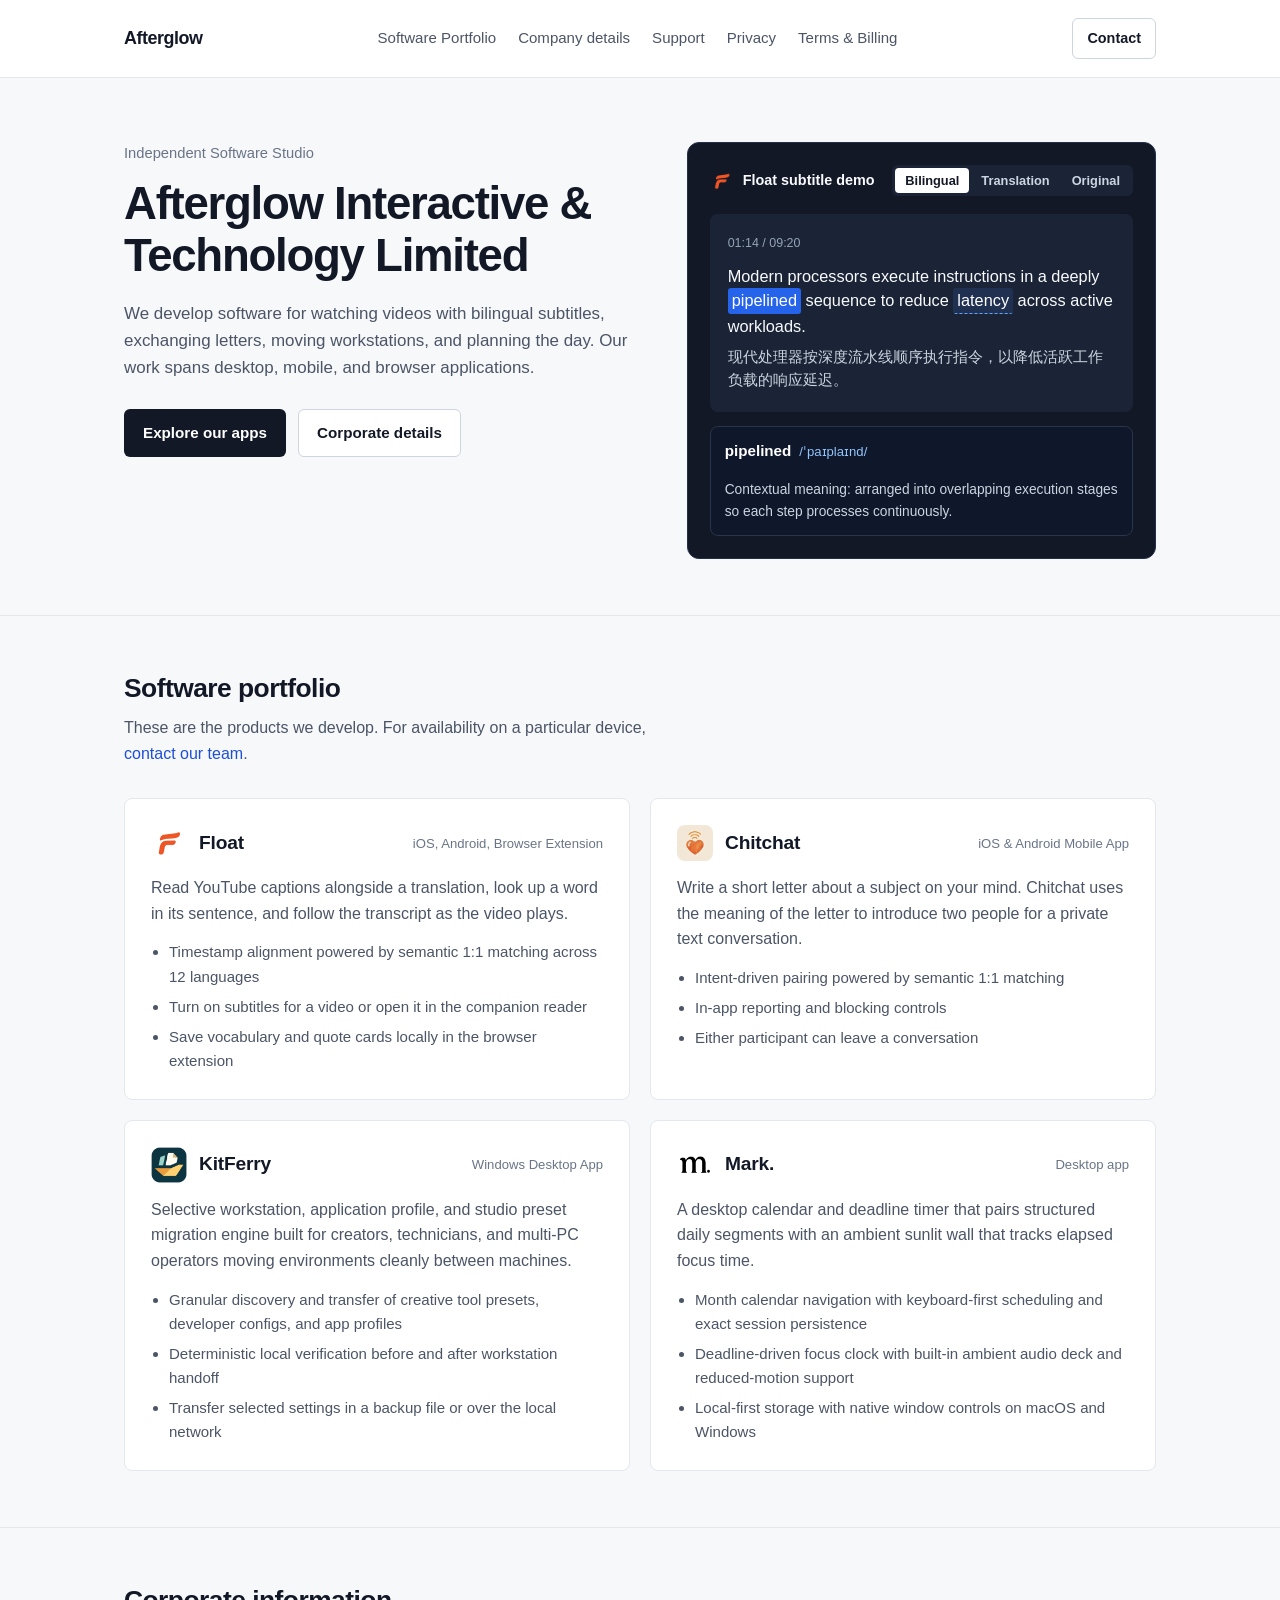
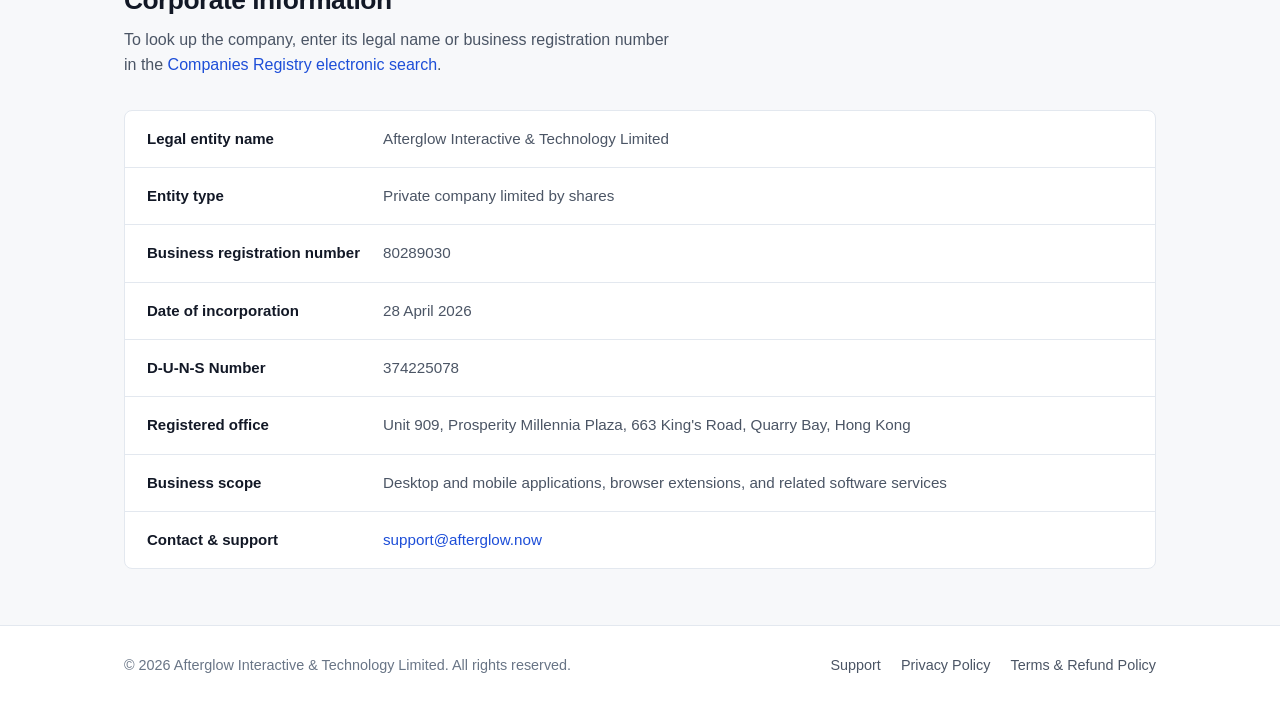
<file: index.html>
<!doctype html>
<html lang="en">
  <head>
    <meta charset="utf-8" />
    <meta name="viewport" content="width=device-width, initial-scale=1" />
    <title>Afterglow Interactive &amp; Technology Limited</title>
    <meta
      name="description"
      content="Afterglow Interactive & Technology Limited is an independent software studio building Float, Chitchat, KitFerry, and Mark across desktop, mobile, and browser platforms."
    />
    <meta name="theme-color" content="#121826" />
    <link rel="icon" href="assets/favicon.svg" type="image/svg+xml" />
    <link rel="manifest" href="site.webmanifest" />
    <link rel="stylesheet" href="styles.css" />
  </head>
  <body>
    <header class="site-header">
      <div class="header-inner">
        <a class="brand" href="index.html" aria-label="Afterglow Interactive & Technology Limited home">
          <span>Afterglow</span>
        </a>
        <nav class="nav" aria-label="Primary navigation">
          <a href="#products">Software Portfolio</a>
          <a href="#company">Company details</a>
          <a href="support.html">Support</a>
          <a href="privacy.html">Privacy</a>
          <a href="terms.html">Terms &amp; Billing</a>
        </nav>
        <a class="header-contact" href="mailto:support@afterglow.now">Contact</a>
      </div>
    </header>

    <main>
      <section class="hero">
        <div class="shell hero-grid">
          <div>
            <p class="hero-kicker">Independent Software Studio</p>
            <h1>Afterglow Interactive &amp; Technology Limited</h1>
            <p class="hero-lede">
              We develop software for watching videos with bilingual subtitles, exchanging letters,
              moving workstations, and planning the day. Our work spans desktop, mobile, and browser applications.
            </p>
            <div class="hero-actions">
              <a class="btn btn-primary" href="#products">Explore our apps</a>
              <a class="btn btn-secondary" href="#company">Corporate details</a>
            </div>
          </div>

          <aside class="stage-panel" aria-label="Interactive Float bilingual subtitle preview">
            <div class="stage-bar">
              <div class="stage-brand">
                <img src="assets/float-icon.png" alt="" />
                <span>Float subtitle demo</span>
              </div>
              <div class="mode-switch" role="group" aria-label="Subtitle display mode">
                <button class="mode-btn" type="button" data-mode="bilingual" aria-pressed="true">Bilingual</button>
                <button class="mode-btn" type="button" data-mode="target" aria-pressed="false">Translation</button>
                <button class="mode-btn" type="button" data-mode="source" aria-pressed="false">Original</button>
              </div>
            </div>

            <div class="stage-screen">
              <p class="stage-time">01:14 / 09:20</p>
              <p class="cue-en" id="cue-en">
                Modern processors execute instructions in a deeply
                <button class="word-token" type="button" data-word="pipelined" aria-expanded="true">pipelined</button>
                sequence to reduce
                <button class="word-token" type="button" data-word="latency" aria-expanded="false">latency</button>
                across active workloads.
              </p>
              <p class="cue-zh" id="cue-zh" lang="zh-Hans">
                现代处理器按深度流水线顺序执行指令，以降低活跃工作负载的响应延迟。
              </p>
            </div>

            <div class="lexicon-card" id="lexicon-card" aria-live="polite">
              <div class="lexicon-head">
                <span class="lexicon-word" id="lex-word">pipelined</span>
                <span class="lexicon-ipa" id="lex-ipa">/ˈpaɪplaɪnd/</span>
              </div>
              <p class="lexicon-gloss" id="lex-gloss">
                Contextual meaning: arranged into overlapping execution stages so each step processes continuously.
              </p>
            </div>
          </aside>
        </div>
      </section>

      <section class="section" id="products">
        <div class="shell">
          <div class="section-header">
            <h2>Software portfolio</h2>
            <p>
              These are the products we develop. For availability on a particular device,
              <a href="support.html">contact our team</a>.
            </p>
          </div>

          <div class="portfolio-grid">
            <article class="product-panel">
              <div class="product-head">
                <img src="assets/float-icon.png" alt="Float icon" />
                <h3>Float</h3>
                <span class="product-tag">iOS, Android, Browser Extension</span>
              </div>
              <p>
                Read YouTube captions alongside a translation, look up a word in its sentence,
                and follow the transcript as the video plays.
              </p>
              <ul class="spec-list">
                <li>Timestamp alignment powered by semantic 1:1 matching across 12 languages</li>
                <li>Turn on subtitles for a video or open it in the companion reader</li>
                <li>Save vocabulary and quote cards locally in the browser extension</li>
              </ul>
            </article>

            <article class="product-panel">
              <div class="product-head">
                <img src="assets/chitchat-app-icon.png" alt="Chitchat icon" />
                <h3>Chitchat</h3>
                <span class="product-tag">iOS &amp; Android Mobile App</span>
              </div>
              <p>
                Write a short letter about a subject on your mind. Chitchat uses the meaning of the letter
                to introduce two people for a private text conversation.
              </p>
              <ul class="spec-list">
                <li>Intent-driven pairing powered by semantic 1:1 matching</li>
                <li>In-app reporting and blocking controls</li>
                <li>Either participant can leave a conversation</li>
              </ul>
            </article>

            <article class="product-panel">
              <div class="product-head">
                <img src="assets/kitferry-icon.png" alt="KitFerry icon" />
                <h3>KitFerry</h3>
                <span class="product-tag">Windows Desktop App</span>
              </div>
              <p>
                Selective workstation, application profile, and studio preset migration engine built for creators,
                technicians, and multi-PC operators moving environments cleanly between machines.
              </p>
              <ul class="spec-list">
                <li>Granular discovery and transfer of creative tool presets, developer configs, and app profiles</li>
                <li>Deterministic local verification before and after workstation handoff</li>
                <li>Transfer selected settings in a backup file or over the local network</li>
              </ul>
            </article>

            <article class="product-panel">
              <div class="product-head">
                <img src="assets/mark-icon.png" alt="Mark icon" />
                <h3>Mark.</h3>
                <span class="product-tag">Desktop app</span>
              </div>
              <p>
                A desktop calendar and deadline timer that pairs structured daily segments with an ambient sunlit wall
                that tracks elapsed focus time.
              </p>
              <ul class="spec-list">
                <li>Month calendar navigation with keyboard-first scheduling and exact session persistence</li>
                <li>Deadline-driven focus clock with built-in ambient audio deck and reduced-motion support</li>
                <li>Local-first storage with native window controls on macOS and Windows</li>
              </ul>
            </article>
          </div>
        </div>
      </section>

      <section class="section" id="company">
        <div class="shell">
          <div class="section-header">
            <h2>Corporate information</h2>
            <p>
              To look up the company, enter its legal name or business registration number in the
              <a href="https://www.cr.gov.hk/en/electronic/e-servicesportal/e-search.htm">Companies Registry electronic search</a>.
            </p>
          </div>

          <div class="ledger-table">
            <div class="ledger-row">
              <div class="ledger-term">Legal entity name</div>
              <div class="ledger-val">Afterglow Interactive &amp; Technology Limited</div>
            </div>
            <div class="ledger-row">
              <div class="ledger-term">Entity type</div>
              <div class="ledger-val">Private company limited by shares</div>
            </div>
            <div class="ledger-row">
              <div class="ledger-term">Business registration number</div>
              <div class="ledger-val">80289030</div>
            </div>
            <div class="ledger-row">
              <div class="ledger-term">Date of incorporation</div>
              <div class="ledger-val"><time datetime="2026-04-28">28 April 2026</time></div>
            </div>
            <div class="ledger-row">
              <div class="ledger-term">D-U-N-S Number</div>
              <div class="ledger-val">374225078</div>
            </div>
            <div class="ledger-row">
              <div class="ledger-term">Registered office</div>
              <div class="ledger-val">Unit 909, Prosperity Millennia Plaza, 663 King's Road, Quarry Bay, Hong Kong</div>
            </div>
            <div class="ledger-row">
              <div class="ledger-term">Business scope</div>
              <div class="ledger-val">
                Desktop and mobile applications, browser extensions, and related software services
              </div>
            </div>
            <div class="ledger-row">
              <div class="ledger-term">Contact &amp; support</div>
              <div class="ledger-val"><a href="mailto:support@afterglow.now">support@afterglow.now</a></div>
            </div>
          </div>
        </div>
      </section>
    </main>

    <footer class="site-footer">
      <div class="footer-inner">
        <span>&copy; 2026 Afterglow Interactive &amp; Technology Limited. All rights reserved.</span>
        <div class="footer-links">
          <a href="support.html">Support</a>
          <a href="privacy.html">Privacy Policy</a>
          <a href="terms.html">Terms &amp; Refund Policy</a>
        </div>
      </div>
    </footer>

    <script>
      (function () {
        var lexicon = {
          pipelined: {
            ipa: "/ˈpaɪplaɪnd/",
            gloss: "Contextual meaning: arranged into overlapping execution stages so each step processes continuously."
          },
          latency: {
            ipa: "/ˈleɪtənsi/",
            gloss: "Contextual meaning: the elapsed delay between initiating an instruction and receiving its output."
          }
        };

        var modeBtns = document.querySelectorAll(".mode-btn");
        var cueEn = document.getElementById("cue-en");
        var cueZh = document.getElementById("cue-zh");

        modeBtns.forEach(function (btn) {
          btn.addEventListener("click", function () {
            var mode = btn.getAttribute("data-mode");
            modeBtns.forEach(function (b) {
              b.setAttribute("aria-pressed", b === btn ? "true" : "false");
            });
            cueEn.hidden = mode === "target";
            cueZh.hidden = mode === "source";
          });
        });

        var wordBtns = document.querySelectorAll(".word-token");
        var lexWord = document.getElementById("lex-word");
        var lexIpa = document.getElementById("lex-ipa");
        var lexGloss = document.getElementById("lex-gloss");

        wordBtns.forEach(function (btn) {
          btn.addEventListener("click", function () {
            var key = btn.getAttribute("data-word");
            var entry = lexicon[key];
            if (!entry) return;
            wordBtns.forEach(function (b) {
              b.setAttribute("aria-expanded", b === btn ? "true" : "false");
            });
            lexWord.textContent = key;
            lexIpa.textContent = entry.ipa;
            lexGloss.textContent = entry.gloss;
          });
        });
      })();
    </script>
  </body>
</html>
</file>
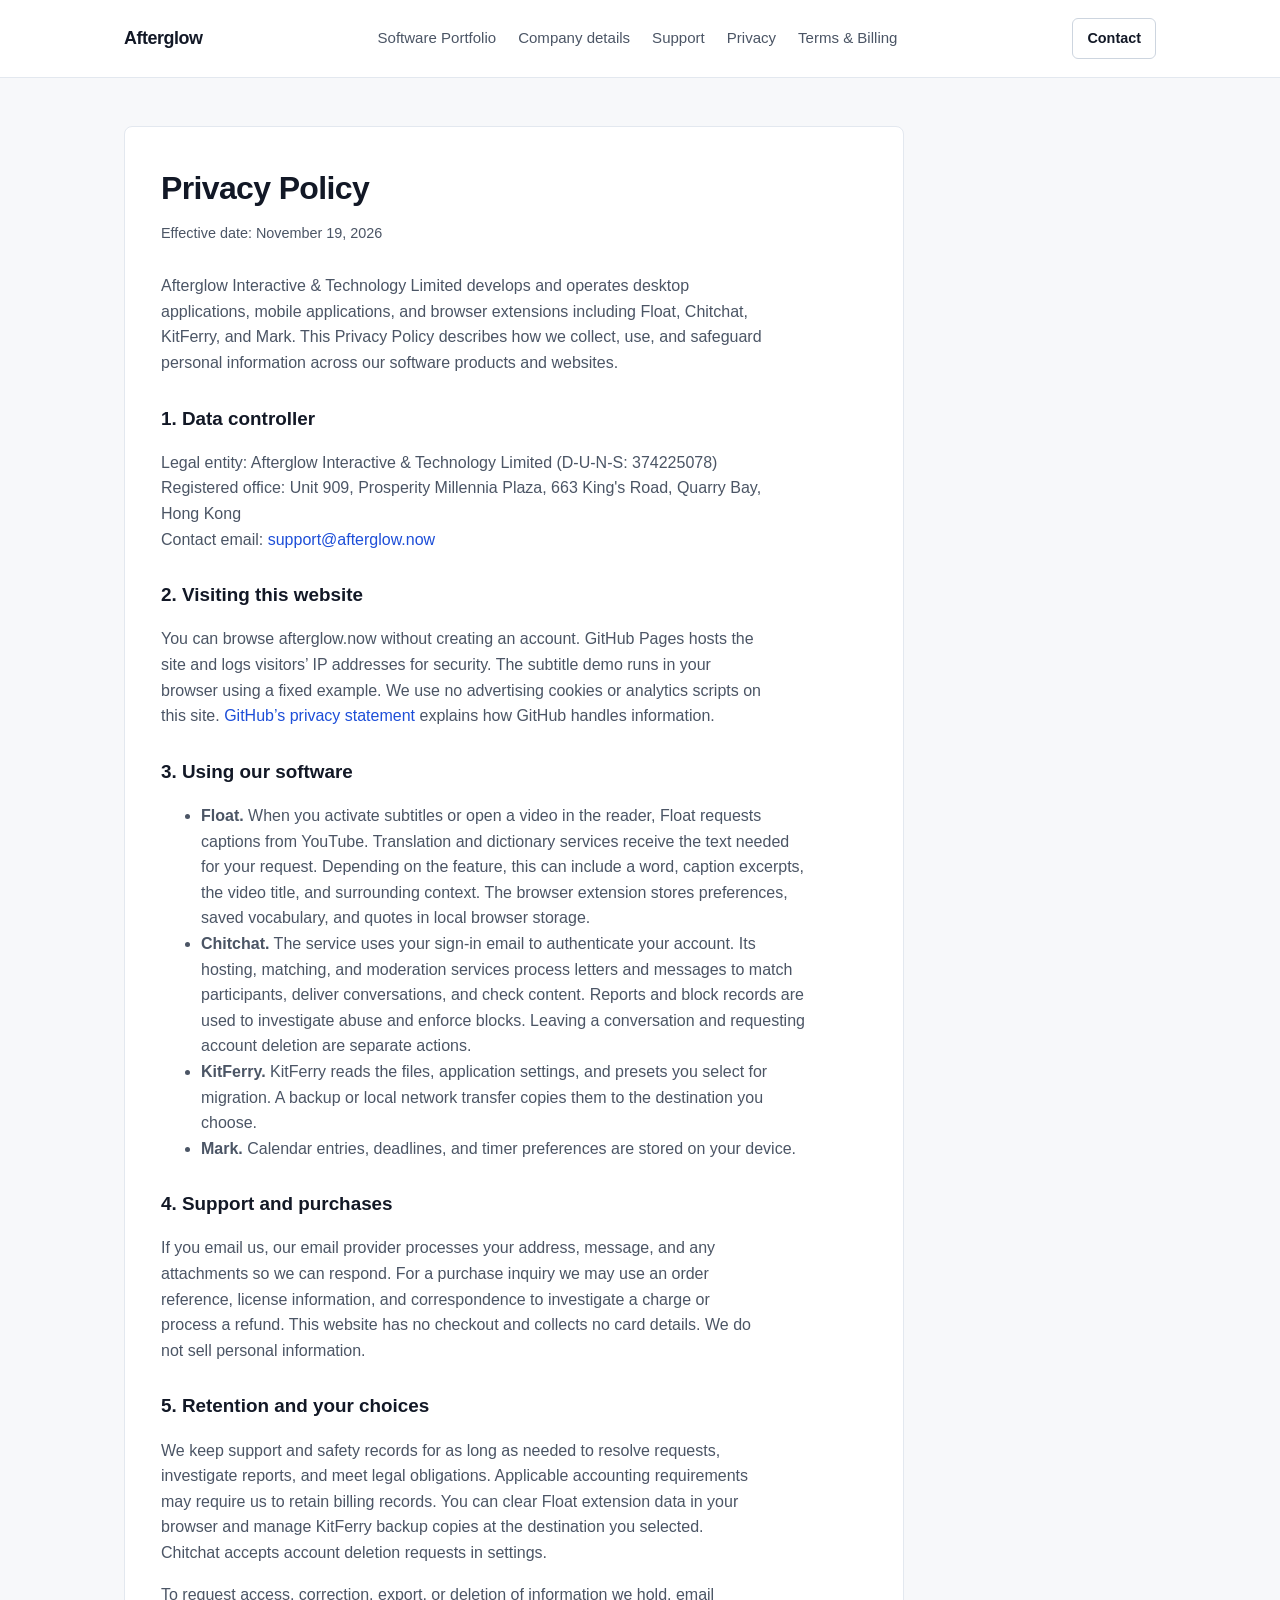
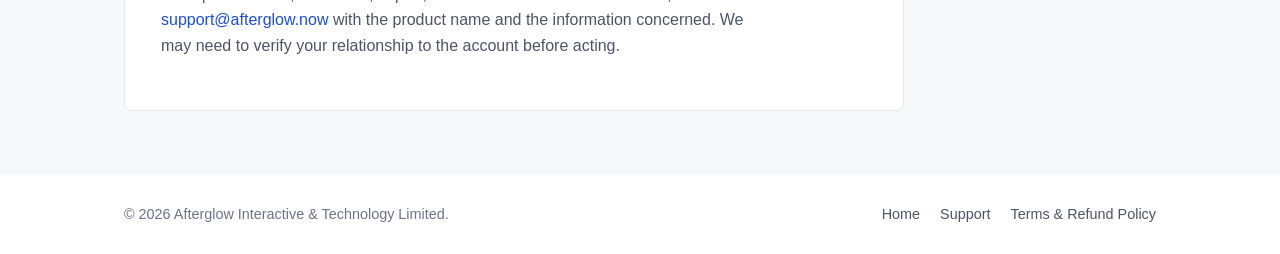
<file: privacy.html>
<!doctype html>
<html lang="en">
  <head>
    <meta charset="utf-8" />
    <meta name="viewport" content="width=device-width, initial-scale=1" />
    <title>Privacy Policy | Afterglow Interactive &amp; Technology Limited</title>
    <meta
      name="description"
      content="How Afterglow handles website visits, support email, and data used by Float, Chitchat, KitFerry, and Mark."
    />
    <meta name="theme-color" content="#121826" />
    <link rel="icon" href="assets/favicon.svg" type="image/svg+xml" />
    <link rel="stylesheet" href="styles.css" />
  </head>
  <body>
    <header class="site-header">
      <div class="header-inner">
        <a class="brand" href="index.html">
          <span>Afterglow</span>
        </a>
        <nav class="nav" aria-label="Primary navigation">
          <a href="index.html#products">Software Portfolio</a>
          <a href="index.html#company">Company details</a>
          <a href="support.html">Support</a>
          <a href="privacy.html" aria-current="page">Privacy</a>
          <a href="terms.html">Terms &amp; Billing</a>
        </nav>
        <a class="header-contact" href="mailto:support@afterglow.now">Contact</a>
      </div>
    </header>

    <main class="policy-main">
      <div class="shell">
        <article class="policy-card">
          <h1>Privacy Policy</h1>
          <p class="policy-updated">Effective date: November 19, 2026</p>

          <p>
            Afterglow Interactive &amp; Technology Limited develops and operates desktop applications, mobile
            applications, and browser extensions including Float, Chitchat, KitFerry, and Mark. This Privacy Policy
            describes how we collect, use, and safeguard personal information across our software products and websites.
          </p>

          <h2>1. Data controller</h2>
          <p>
            Legal entity: Afterglow Interactive &amp; Technology Limited (D-U-N-S: 374225078)<br />
            Registered office: Unit 909, Prosperity Millennia Plaza, 663 King's Road, Quarry Bay, Hong Kong<br />
            Contact email: <a href="mailto:support@afterglow.now">support@afterglow.now</a>
          </p>

          <h2>2. Visiting this website</h2>
          <p>
            You can browse afterglow.now without creating an account. GitHub Pages hosts the site and logs
            visitors’ IP addresses for security. The subtitle demo runs in your browser using a fixed example.
            We use no advertising cookies or analytics scripts on this site.
            <a href="https://docs.github.com/en/site-policy/privacy-policies/github-general-privacy-statement">GitHub’s privacy statement</a>
            explains how GitHub handles information.
          </p>

          <h2>3. Using our software</h2>
          <ul>
            <li><strong>Float.</strong> When you activate subtitles or open a video in the reader, Float requests captions
              from YouTube. Translation and dictionary services receive the text needed for your request. Depending
              on the feature, this can include a word, caption excerpts, the video title, and surrounding context.
              The browser extension stores preferences, saved vocabulary, and quotes in local browser storage.</li>
            <li><strong>Chitchat.</strong> The service uses your sign-in email to authenticate your account. Its
              hosting, matching, and moderation services process letters and messages to match participants, deliver
              conversations, and check content. Reports and block records are used to investigate abuse and enforce
              blocks. Leaving a conversation and requesting account deletion are separate actions.</li>
            <li><strong>KitFerry.</strong> KitFerry reads the files, application settings, and presets you select
              for migration. A backup or local network transfer copies them to the destination you choose.</li>
            <li><strong>Mark.</strong> Calendar entries, deadlines, and timer preferences are stored on your device.</li>
          </ul>

          <h2>4. Support and purchases</h2>
          <p>
            If you email us, our email provider processes your address, message, and any attachments so we can
            respond. For a purchase inquiry we may use an order reference, license information, and correspondence
            to investigate a charge or process a refund. This website has no checkout and collects no card details.
            We do not sell personal information.
          </p>

          <h2>5. Retention and your choices</h2>
          <p>
            We keep support and safety records for as long as needed to resolve requests, investigate reports,
            and meet legal obligations. Applicable accounting requirements may require us to retain billing records.
            You can clear Float extension data in your browser and manage KitFerry backup copies at the destination
            you selected. Chitchat accepts account deletion requests in settings.
          </p>
          <p>
            To request access, correction, export, or deletion of information we hold, email
            <a href="mailto:support@afterglow.now">support@afterglow.now</a> with the product name and the
            information concerned. We may need to verify your relationship to the account before acting.
          </p>
        </article>
      </div>
    </main>

    <footer class="site-footer">
      <div class="footer-inner">
        <span>&copy; 2026 Afterglow Interactive &amp; Technology Limited.</span>
        <div class="footer-links">
          <a href="index.html">Home</a>
          <a href="support.html">Support</a>
          <a href="terms.html">Terms &amp; Refund Policy</a>
        </div>
      </div>
    </footer>
  </body>
</html>
</file>
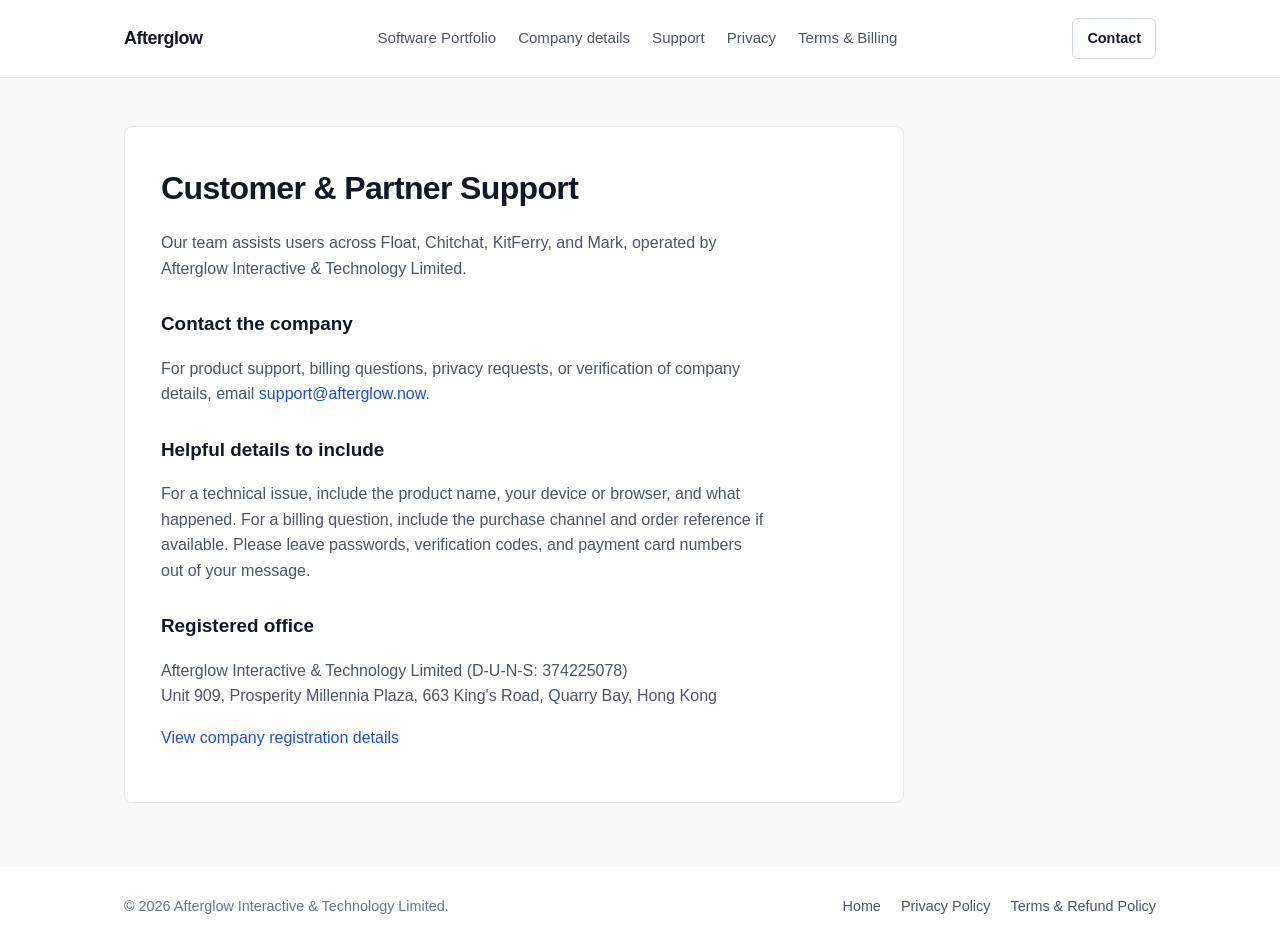
<file: support.html>
<!doctype html>
<html lang="en">
  <head>
    <meta charset="utf-8" />
    <meta name="viewport" content="width=device-width, initial-scale=1" />
    <title>Support | Afterglow Interactive &amp; Technology Limited</title>
    <meta
      name="description"
      content="Customer support and corporate contact channels for Float, Chitchat, KitFerry, and Mark by Afterglow Interactive & Technology Limited."
    />
    <meta name="theme-color" content="#121826" />
    <link rel="icon" href="assets/favicon.svg" type="image/svg+xml" />
    <link rel="stylesheet" href="styles.css" />
  </head>
  <body>
    <header class="site-header">
      <div class="header-inner">
        <a class="brand" href="index.html">
          <span>Afterglow</span>
        </a>
        <nav class="nav" aria-label="Primary navigation">
          <a href="index.html#products">Software Portfolio</a>
          <a href="index.html#company">Company details</a>
          <a href="support.html" aria-current="page">Support</a>
          <a href="privacy.html">Privacy</a>
          <a href="terms.html">Terms &amp; Billing</a>
        </nav>
        <a class="header-contact" href="mailto:support@afterglow.now">Contact</a>
      </div>
    </header>

    <main class="policy-main">
      <div class="shell">
        <article class="policy-card">
          <h1>Customer &amp; Partner Support</h1>

          <p>
            Our team assists users across Float, Chitchat, KitFerry, and Mark, operated by Afterglow Interactive &amp;
            Technology Limited.
          </p>

          <h2>Contact the company</h2>
          <p>
            For product support, billing questions, privacy requests, or verification of company details, email
            <a href="mailto:support@afterglow.now">support@afterglow.now</a>.
          </p>

          <h2>Helpful details to include</h2>
          <p>
            For a technical issue, include the product name, your device or browser, and what happened.
            For a billing question, include the purchase channel and order reference if available.
            Please leave passwords, verification codes, and payment card numbers out of your message.
          </p>

          <h2>Registered office</h2>
          <p>
            Afterglow Interactive &amp; Technology Limited (D-U-N-S: 374225078)<br />
            Unit 909, Prosperity Millennia Plaza, 663 King's Road, Quarry Bay, Hong Kong
          </p>
          <p><a href="index.html#company">View company registration details</a></p>
        </article>
      </div>
    </main>

    <footer class="site-footer">
      <div class="footer-inner">
        <span>&copy; 2026 Afterglow Interactive &amp; Technology Limited.</span>
        <div class="footer-links">
          <a href="index.html">Home</a>
          <a href="privacy.html">Privacy Policy</a>
          <a href="terms.html">Terms &amp; Refund Policy</a>
        </div>
      </div>
    </footer>
  </body>
</html>
</file>
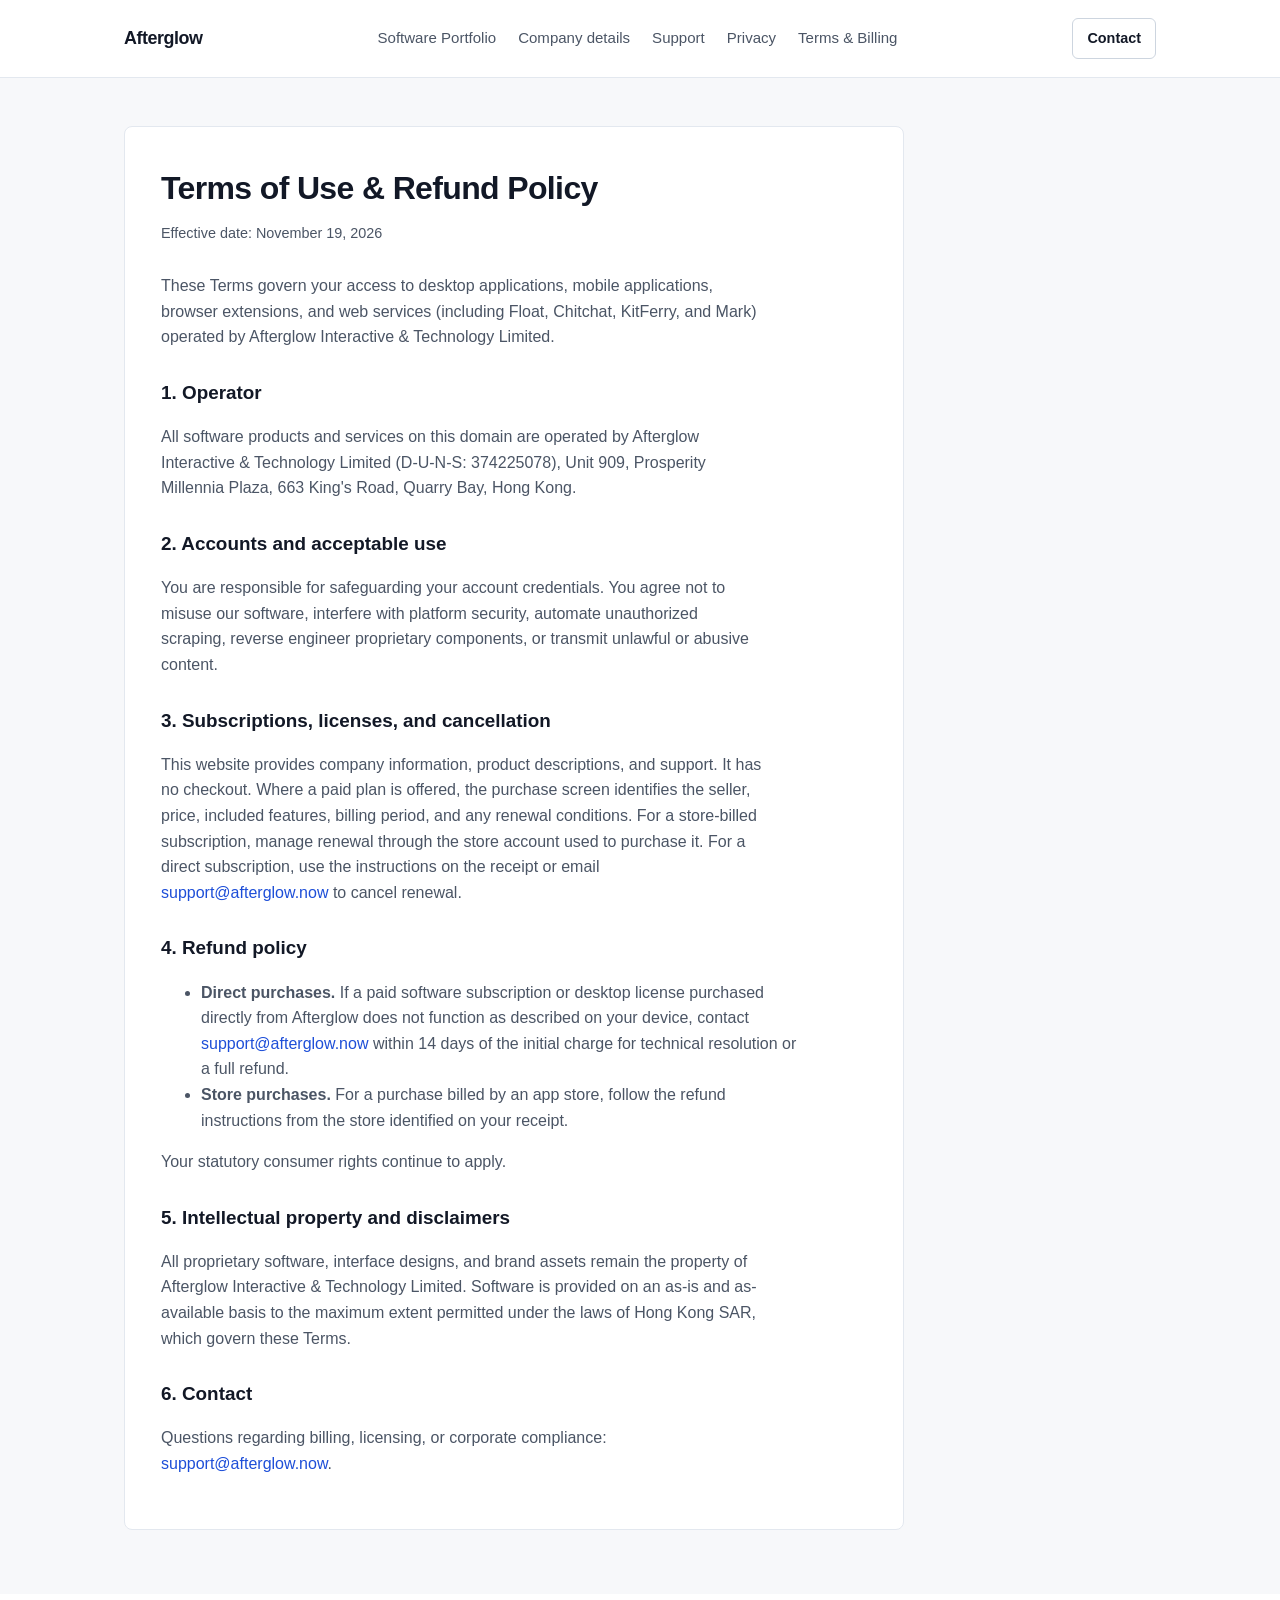
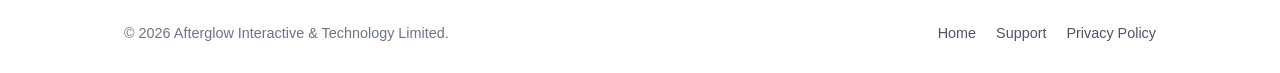
<file: terms.html>
<!doctype html>
<html lang="en">
  <head>
    <meta charset="utf-8" />
    <meta name="viewport" content="width=device-width, initial-scale=1" />
    <title>Terms of Use &amp; Refund Policy | Afterglow Interactive &amp; Technology Limited</title>
    <meta
      name="description"
      content="Terms of Use, Subscription Billing, and Refund Policy for software products operated by Afterglow Interactive & Technology Limited."
    />
    <meta name="theme-color" content="#121826" />
    <link rel="icon" href="assets/favicon.svg" type="image/svg+xml" />
    <link rel="stylesheet" href="styles.css" />
  </head>
  <body>
    <header class="site-header">
      <div class="header-inner">
        <a class="brand" href="index.html">
          <span>Afterglow</span>
        </a>
        <nav class="nav" aria-label="Primary navigation">
          <a href="index.html#products">Software Portfolio</a>
          <a href="index.html#company">Company details</a>
          <a href="support.html">Support</a>
          <a href="privacy.html">Privacy</a>
          <a href="terms.html" aria-current="page">Terms &amp; Billing</a>
        </nav>
        <a class="header-contact" href="mailto:support@afterglow.now">Contact</a>
      </div>
    </header>

    <main class="policy-main">
      <div class="shell">
        <article class="policy-card">
          <h1>Terms of Use &amp; Refund Policy</h1>
          <p class="policy-updated">Effective date: November 19, 2026</p>

          <p>
            These Terms govern your access to desktop applications, mobile applications, browser extensions, and web
            services (including Float, Chitchat, KitFerry, and Mark) operated by Afterglow Interactive &amp; Technology
            Limited.
          </p>

          <h2>1. Operator</h2>
          <p>
            All software products and services on this domain are operated by Afterglow Interactive &amp; Technology
            Limited (D-U-N-S: 374225078), Unit 909, Prosperity Millennia Plaza, 663 King's Road, Quarry Bay, Hong Kong.
          </p>

          <h2>2. Accounts and acceptable use</h2>
          <p>
            You are responsible for safeguarding your account credentials. You agree not to misuse our software,
            interfere with platform security, automate unauthorized scraping, reverse engineer proprietary components,
            or transmit unlawful or abusive content.
          </p>

          <h2>3. Subscriptions, licenses, and cancellation</h2>
          <p>
            This website provides company information, product descriptions, and support. It has no checkout.
            Where a paid plan is offered, the purchase screen identifies the seller, price, included features,
            billing period, and any renewal conditions. For a store-billed subscription, manage renewal through
            the store account used to purchase it. For a direct subscription, use the instructions on the receipt
            or email <a href="mailto:support@afterglow.now">support@afterglow.now</a> to cancel renewal.
          </p>

          <h2>4. Refund policy</h2>
          <ul>
            <li>
              <strong>Direct purchases.</strong> If a paid software subscription or desktop license purchased
              directly from Afterglow does not function as described on your device, contact
              <a href="mailto:support@afterglow.now">support@afterglow.now</a> within 14 days of the initial charge for
              technical resolution or a full refund.
            </li>
            <li>
              <strong>Store purchases.</strong> For a purchase billed by an app store, follow the refund
              instructions from the store identified on your receipt.
            </li>
          </ul>
          <p>Your statutory consumer rights continue to apply.</p>

          <h2>5. Intellectual property and disclaimers</h2>
          <p>
            All proprietary software, interface designs, and brand assets remain the property of Afterglow Interactive
            &amp; Technology Limited. Software is provided on an as-is and as-available basis to the maximum extent
            permitted under the laws of Hong Kong SAR, which govern these Terms.
          </p>

          <h2>6. Contact</h2>
          <p>
            Questions regarding billing, licensing, or corporate compliance:
            <a href="mailto:support@afterglow.now">support@afterglow.now</a>.
          </p>
        </article>
      </div>
    </main>

    <footer class="site-footer">
      <div class="footer-inner">
        <span>&copy; 2026 Afterglow Interactive &amp; Technology Limited.</span>
        <div class="footer-links">
          <a href="index.html">Home</a>
          <a href="support.html">Support</a>
          <a href="privacy.html">Privacy Policy</a>
        </div>
      </div>
    </footer>
  </body>
</html>
</file>
<file: styles.css>
:root {
  --bg-page: #f7f8fa;
  --bg-surface: #ffffff;
  --bg-stage: #121826;
  --bg-stage-elevated: #1b2436;
  --ink-primary: #121826;
  --ink-secondary: #4b5565;
  --ink-muted: #697586;
  --accent: #1d4ed8;
  --accent-soft: #eff4ff;
  --line: #e3e8ef;
  --line-strong: #cdd5df;
  --stage-ink: #f8fafc;
  --stage-muted: #cbd5e1;
  --max-w: 1080px;
}

*,
*::before,
*::after {
  box-sizing: border-box;
}

html {
  scroll-behavior: smooth;
  -webkit-text-size-adjust: 100%;
}

body {
  margin: 0;
  background-color: var(--bg-page);
  color: var(--ink-primary);
  font-family: "Plus Jakarta Sans", -apple-system, BlinkMacSystemFont, "Segoe UI", Roboto, sans-serif;
  font-size: 16px;
  line-height: 1.6;
}

a {
  color: var(--accent);
  text-decoration: none;
}

a:hover {
  text-decoration: underline;
}

a:focus-visible,
button:focus-visible {
  outline: 2px solid var(--accent);
  outline-offset: 2px;
}

.shell {
  max-width: var(--max-w);
  margin: 0 auto;
  padding: 0 24px;
}

.site-header {
  border-bottom: 1px solid var(--line);
  background-color: var(--bg-surface);
}

.header-inner {
  max-width: var(--max-w);
  margin: 0 auto;
  padding: 18px 24px;
  display: flex;
  align-items: center;
  justify-content: space-between;
  gap: 20px;
  flex-wrap: wrap;
}

.brand {
  display: inline-flex;
  align-items: baseline;
  color: var(--ink-primary);
  font-weight: 700;
  font-size: 1.12rem;
  letter-spacing: -0.025em;
}

.brand:hover {
  text-decoration: none;
}

.nav {
  display: flex;
  align-items: center;
  gap: 22px;
  flex-wrap: wrap;
}

.nav a {
  color: var(--ink-secondary);
  font-size: 0.94rem;
  font-weight: 500;
}

.nav a:hover {
  color: var(--ink-primary);
  text-decoration: none;
}

.header-contact {
  display: inline-flex;
  align-items: center;
  padding: 8px 14px;
  border: 1px solid var(--line-strong);
  border-radius: 6px;
  color: var(--ink-primary);
  font-size: 0.9rem;
  font-weight: 600;
  background-color: var(--bg-surface);
}

.header-contact:hover {
  border-color: var(--ink-primary);
  text-decoration: none;
}

.hero {
  padding: 64px 0 56px;
  border-bottom: 1px solid var(--line);
}

.hero-grid {
  display: grid;
  grid-template-columns: 1.05fr 0.95fr;
  gap: 44px;
  align-items: start;
}

.hero-kicker {
  margin: 0 0 12px;
  color: var(--ink-muted);
  font-size: 0.92rem;
  font-weight: 500;
}

.hero h1 {
  margin: 0 0 18px;
  font-size: clamp(2rem, 3.6vw, 2.85rem);
  line-height: 1.14;
  letter-spacing: -0.028em;
  font-weight: 700;
  max-width: 19ch;
}

.hero-lede {
  margin: 0 0 28px;
  color: var(--ink-secondary);
  font-size: 1.06rem;
  max-width: 54ch;
}

.hero-actions {
  display: flex;
  gap: 12px;
  flex-wrap: wrap;
}

.btn {
  display: inline-flex;
  align-items: center;
  justify-content: center;
  padding: 11px 18px;
  border-radius: 6px;
  font-size: 0.95rem;
  font-weight: 600;
  border: 1px solid transparent;
  cursor: pointer;
}

.btn-primary {
  background-color: var(--ink-primary);
  color: #ffffff;
}

.btn-primary:hover {
  background-color: #1f2937;
  text-decoration: none;
}

.btn-secondary {
  background-color: var(--bg-surface);
  color: var(--ink-primary);
  border-color: var(--line-strong);
}

.btn-secondary:hover {
  border-color: var(--ink-primary);
  text-decoration: none;
}

.stage-panel {
  background-color: var(--bg-stage);
  color: var(--stage-ink);
  border-radius: 12px;
  padding: 22px;
  border: 1px solid #243047;
}

.stage-bar {
  display: flex;
  align-items: center;
  justify-content: space-between;
  gap: 12px;
  margin-bottom: 18px;
  flex-wrap: wrap;
}

.stage-brand {
  display: flex;
  align-items: center;
  gap: 9px;
  font-size: 0.9rem;
  font-weight: 600;
}

.stage-brand img {
  width: 24px;
  height: 24px;
  border-radius: 6px;
}

.mode-switch {
  display: inline-flex;
  background-color: var(--bg-stage-elevated);
  padding: 3px;
  border-radius: 6px;
  gap: 2px;
}

.mode-btn {
  appearance: none;
  border: 0;
  background: transparent;
  color: var(--stage-muted);
  font-family: inherit;
  font-size: 0.8rem;
  font-weight: 600;
  padding: 5px 10px;
  border-radius: 4px;
  cursor: pointer;
}

.mode-btn[aria-pressed="true"] {
  background-color: #ffffff;
  color: var(--ink-primary);
}

.stage-screen {
  background-color: var(--bg-stage-elevated);
  border-radius: 8px;
  padding: 20px 18px;
  margin-bottom: 14px;
}

.stage-time {
  margin: 0 0 10px;
  font-size: 0.78rem;
  color: #94a3b8;
  font-variant-numeric: tabular-nums;
}

.cue-en {
  margin: 0 0 8px;
  font-size: 1.02rem;
  line-height: 1.5;
  color: var(--stage-ink);
}

.cue-zh {
  margin: 0;
  font-size: 0.95rem;
  line-height: 1.5;
  color: #cbd5e1;
}

.word-token {
  appearance: none;
  border: 0;
  border-bottom: 1px dashed #60a5fa;
  background: rgba(59, 130, 246, 0.14);
  color: #ffffff;
  font: inherit;
  padding: 0 4px;
  border-radius: 3px;
  cursor: pointer;
}

.word-token[aria-expanded="true"] {
  background: #2563eb;
  border-bottom-color: transparent;
}

.lexicon-card {
  background-color: #0f172a;
  border: 1px solid #293548;
  border-radius: 8px;
  padding: 12px 14px;
  display: flex;
  align-items: baseline;
  justify-content: space-between;
  gap: 12px;
  flex-wrap: wrap;
}

.lexicon-head {
  display: flex;
  align-items: baseline;
  gap: 8px;
}

.lexicon-word {
  font-weight: 700;
  font-size: 0.95rem;
  color: #ffffff;
}

.lexicon-ipa {
  font-size: 0.82rem;
  color: #93c5fd;
}

.lexicon-gloss {
  margin: 4px 0 0;
  width: 100%;
  font-size: 0.86rem;
  color: var(--stage-muted);
}

.section {
  padding: 56px 0;
  border-bottom: 1px solid var(--line);
}

.section-header {
  max-width: 62ch;
  margin-bottom: 32px;
}

.section-header h2 {
  margin: 0 0 10px;
  font-size: 1.65rem;
  line-height: 1.24;
  letter-spacing: -0.02em;
}

.section-header p {
  margin: 0;
  color: var(--ink-secondary);
}

.portfolio-grid {
  display: grid;
  grid-template-columns: repeat(2, minmax(0, 1fr));
  gap: 20px;
}

.product-panel {
  background-color: var(--bg-surface);
  border: 1px solid var(--line);
  border-radius: 8px;
  padding: 26px;
}

.product-panel.wide {
  grid-column: 1 / -1;
}

.product-head {
  display: flex;
  align-items: center;
  gap: 12px;
  margin-bottom: 14px;
}

.product-head img {
  width: 36px;
  height: 36px;
  border-radius: 8px;
}

.product-head h3 {
  margin: 0;
  font-size: 1.2rem;
  letter-spacing: -0.01em;
}

.product-tag {
  font-size: 0.82rem;
  color: var(--ink-muted);
  margin-left: auto;
}

.product-panel p {
  margin: 0 0 14px;
  color: var(--ink-secondary);
  max-width: 68ch;
}

.spec-list {
  margin: 0;
  padding-left: 18px;
  color: var(--ink-secondary);
  font-size: 0.94rem;
}

.spec-list li + li {
  margin-top: 6px;
}

.ledger-table {
  background-color: var(--bg-surface);
  border: 1px solid var(--line);
  border-radius: 8px;
  overflow: hidden;
}

.ledger-row {
  display: grid;
  grid-template-columns: 220px 1fr;
  gap: 16px;
  padding: 16px 22px;
  border-bottom: 1px solid var(--line);
}

.ledger-row:last-child {
  border-bottom: 0;
}

.ledger-term {
  font-weight: 600;
  color: var(--ink-primary);
  font-size: 0.94rem;
}

.ledger-val {
  color: var(--ink-secondary);
  font-size: 0.95rem;
}

.policy-main {
  padding: 48px 0 64px;
}

.policy-card {
  background-color: var(--bg-surface);
  border: 1px solid var(--line);
  border-radius: 8px;
  padding: 36px;
  max-width: 780px;
}

.policy-card h1 {
  margin: 0 0 8px;
  font-size: 2rem;
  letter-spacing: -0.02em;
}

.policy-updated {
  margin: 0 0 28px;
  color: var(--ink-muted);
  font-size: 0.9rem;
}

.policy-card h2 {
  margin: 28px 0 10px;
  font-size: 1.18rem;
}

.policy-card p,
.policy-card li {
  color: var(--ink-secondary);
  max-width: 68ch;
}

.site-footer {
  background-color: var(--bg-surface);
  padding: 28px 0;
}

.footer-inner {
  max-width: var(--max-w);
  margin: 0 auto;
  padding: 0 24px;
  display: flex;
  align-items: center;
  justify-content: space-between;
  gap: 16px;
  flex-wrap: wrap;
  font-size: 0.9rem;
  color: var(--ink-muted);
}

.footer-links {
  display: flex;
  gap: 20px;
  flex-wrap: wrap;
}

.footer-links a {
  color: var(--ink-secondary);
}

@media (max-width: 820px) {
  .hero-grid,
  .portfolio-grid {
    grid-template-columns: 1fr;
  }

  .ledger-row {
    grid-template-columns: 1fr;
    gap: 4px;
  }

  .policy-card {
    padding: 24px 20px;
  }
}

@media (prefers-reduced-motion: reduce) {
  html {
    scroll-behavior: auto;
  }
}
</file>
